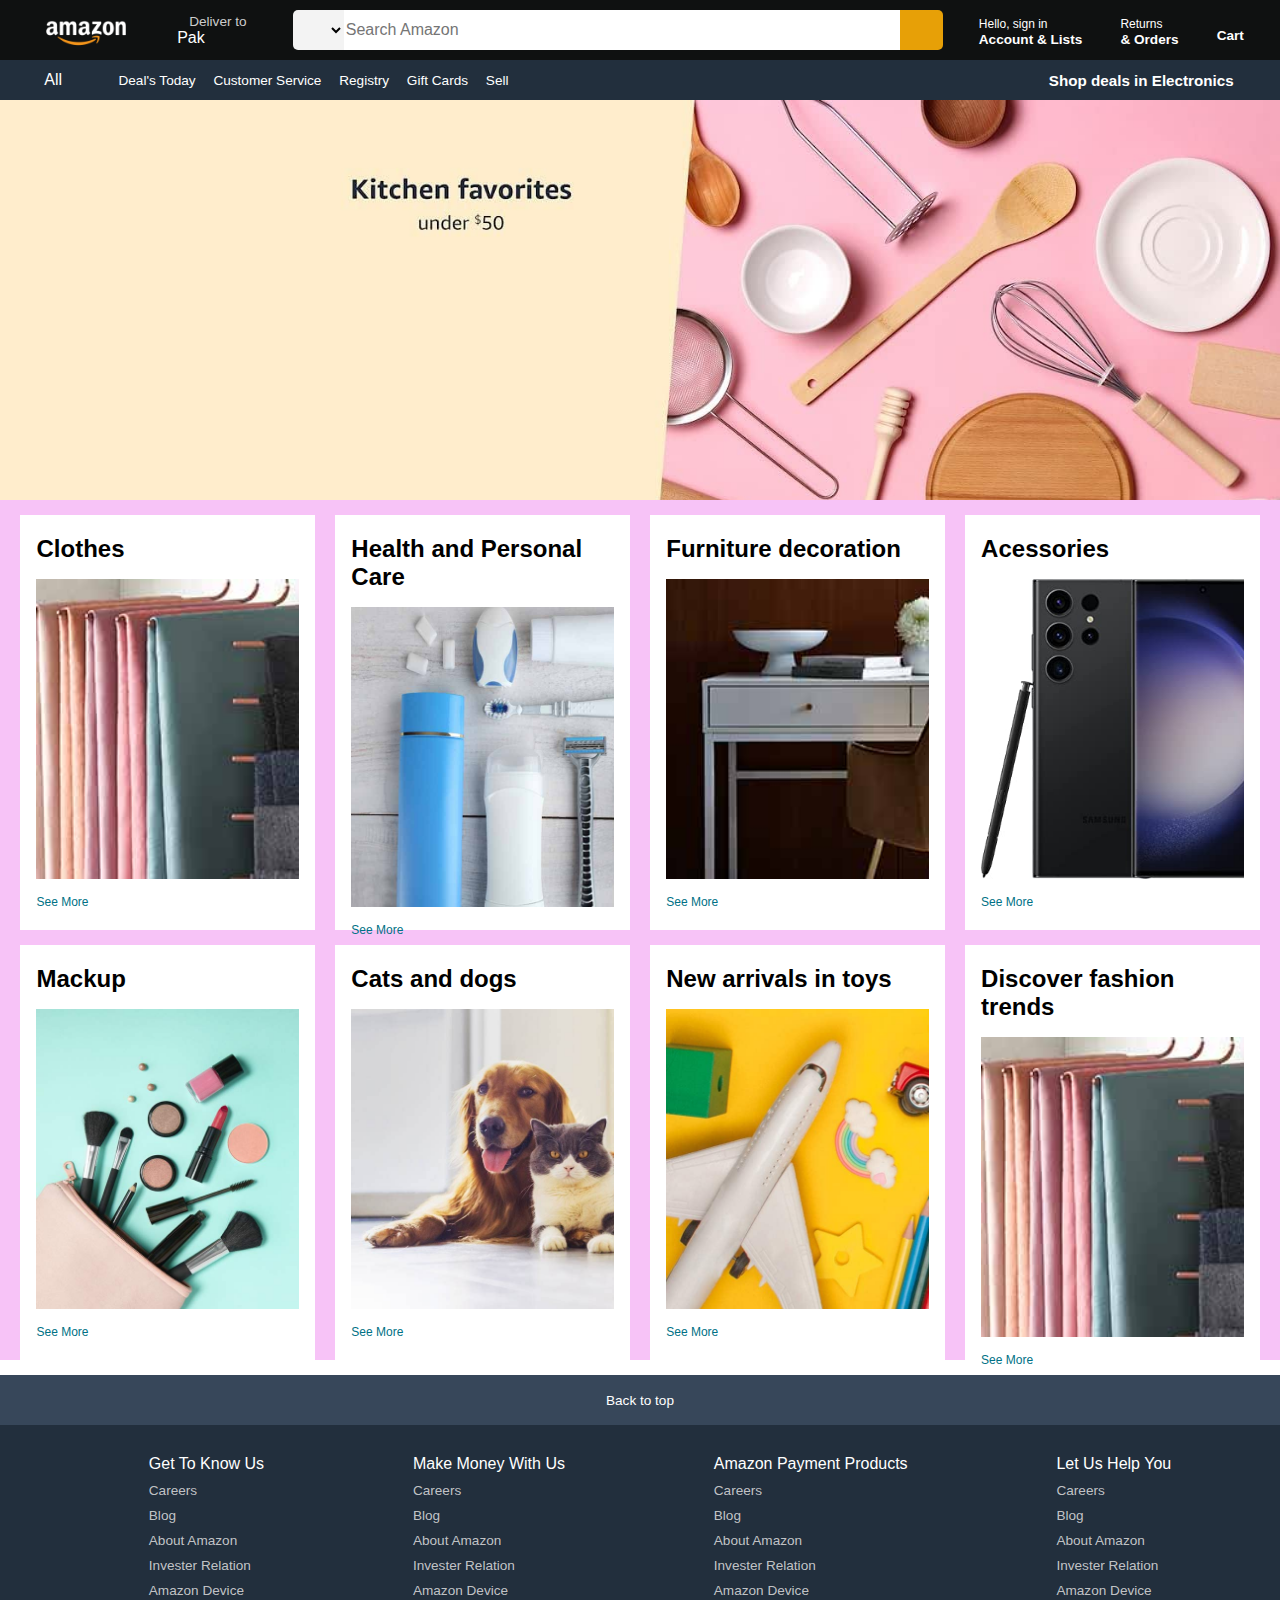
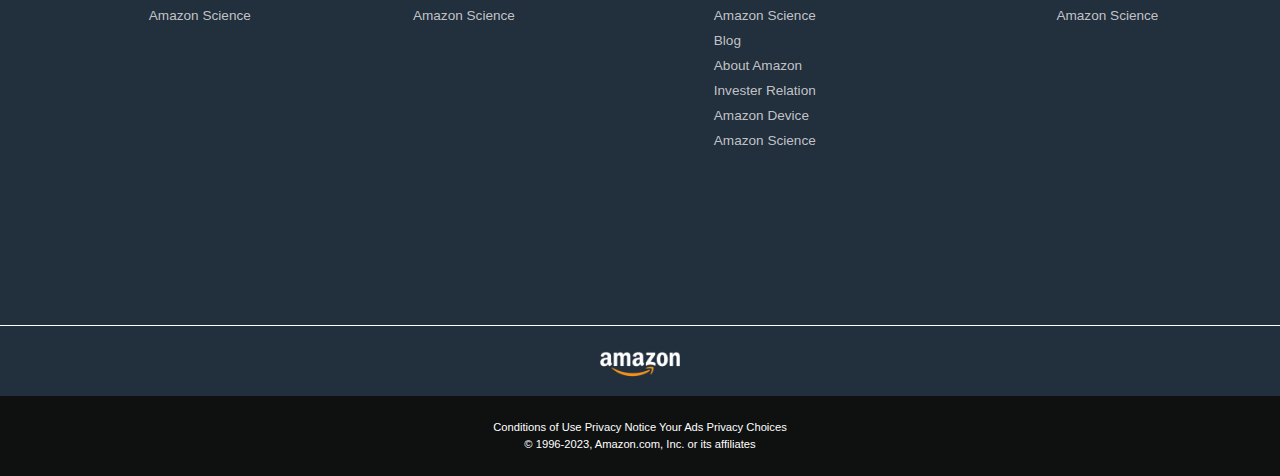
<file: amazon.html>
<!DOCTYPE html>
<html lang="en">
<head>
    <meta charset="UTF-8">
    <meta http-equiv="X-UA-Compatible" content="IE=edge">
    <meta name="viewport" content="width=device-width, initial-scale=1.0">
    <title>Amazon Clone</title>
    <link rel="stylesheet" href="https://cdnjs.cloudflare.com/ajax/libs/font-awesome/6.4.0/css/all.min.css" integrity="sha512-iecdLmaskl7CVkqkXNQ/ZH/XLlvWZOJyj7Yy7tcenmpD1ypASozpmT/E0iPtmFIB46ZmdtAc9eNBvH0H/ZpiBw==" crossorigin="anonymous" referrerpolicy="no-referrer" />
    <link rel="stylesheet" href="Astyle.css">
</head>
<body>
    <header>
        <div class="navbar">
            <div class="nav-logo border">
                <div class="logo"></div>
            </div>
            <div class="nav-address border">
                <p class="add-first">Deliver to
                </p>
                <div class="add-icon">
                    <i class="fa-solid fa-location-dot"></i>
                    <p class="add-sec">Pak</p>
                </div>
            </div>
            <div class="nav-search">
                <select class="search-select"><p>
                    All
                </p>></select>
                <input placeholder="Search Amazon" class="search-input">
                <div class="search-icon">
                    <i class="fa-solid fa-magnifying-glass"></i>
                </div>
            </div>
            <div class="nav-signin border">
                
                <p>
                    <span>Hello, sign in</span>
                </p>
                <p class="nav-second">Account & Lists</p>
            </div>
            <div class="nav-returns border">
                <p>
                    <span>Returns</span>
                </p>
                <p class="nav-second">& Orders</p>
            </div>
            <div class="nav-cart border">
                <i class="fa-solid fa-cart-arrow-down"></i>
                Cart
            </div>
        </div>
        <div class="panel">
            <div class="nav-all">
                <i class="fa-solid fa-bars"></i>
                All
            </div>
            <div class="panel-ops">
                <p class="border">Deal's Today</p>
                <p class="border">Customer Service</p>
                <p class="border">Registry</p>
                <p class="border">Gift Cards</p>
                <p class="border">Sell</p>
            </div>
            <div class="panel-deals border">
                Shop deals in Electronics
            </div>
        </div>
    </header>
    <div class="hero-section">
        <div class="hero-msg"></div>
    </div>

    <div class="shop-sec">
        <div class="box1 box">
            <div class="box-content">
                <h2>Clothes</h2>
                <div class="box-img " style="background-image: url(box1_image.jpg);"></div>
                <p>See More</p>
            </div>
        </div>
        <div class="box2 box">
            <div class="box-content">
                <h2>Health and Personal Care</h2>
                <div class="box-img " style="background-image: url(box2_image.jpg);"></div>
                <p>See More</p>
            </div>
        </div>
        <div class="box3 box">
            <div class="box-content">
                <h2>Furniture decoration</h2>
                <div class="box-img " style="background-image: url(box3_image.jpg);"></div>
                <p>See More</p>
            </div>
        </div>
        <div class="box4 box">
            <div class="box-content">
                <h2>Acessories</h2>
                <div class="box-img " style="background-image: url(box4_image.jpg);"></div>
                <p>See More</p>
            </div>
        </div>
        <div class="box5 box">
            <div class="box-content">
                <h2>Mackup</h2>
                <div class="box-img " style="background-image: url(box5_image.jpg);"></div>
                <p>See More</p>
            </div>
        </div>
        <div class="box6 box">
            <div class="box-content">
                <h2>Cats and dogs</h2>
                <div class="box-img " style="background-image: url(box6_image.jpg);"></div>
                <p>See More</p>
            </div>
        </div>
        <div class="box7 box">
            <div class="box-content">
                <h2>New arrivals in toys</h2>
                <div class="box-img " style="background-image: url(box7_image.jpg);"></div>
                <p>See More</p>
            </div>
        </div>
        <div class="box8 box">
            <div class="box-content">
                <h2>Discover fashion trends</h2>
                <div class="box-img " style="background-image: url(box1_image.jpg);"></div>
                <p>See More</p>
            </div>
        </div>
    </div>
    <footer>
        <div class="foot-panel1">
            <a>Back to top</a>
        </div>
        <div class="foot-panel2">
            <ul>
                <p>Get To Know Us</p>
                <a>Careers</a>
                <a>Blog</a>
                <a>About Amazon</a>
                <a>Invester Relation</a>
                <a>Amazon Device</a>
                <a>Amazon Science</a>
            </ul>
            <ul>
                <p>Make Money With Us</p>
                <a>Careers</a>
                <a>Blog</a>
                <a>About Amazon</a>
                <a>Invester Relation</a>
                <a>Amazon Device</a>
                <a>Amazon Science</a>
            </ul>
            <ul>
                <p>Amazon Payment Products</p>
                <a>Careers</a>
                <a>Blog</a>
                <a>About Amazon</a>
                <a>Invester Relation</a>
                <a>Amazon Device</a>
                <a>Amazon Science</a>
                <a>Blog</a>
                <a>About Amazon</a>
                <a>Invester Relation</a>
                <a>Amazon Device</a>
                <a>Amazon Science</a>
            </ul>
            <ul>
                <p>Let Us Help You</p>
                <a>Careers</a>
                <a>Blog</a>
                <a>About Amazon</a>
                <a>Invester Relation</a>
                <a>Amazon Device</a>
                <a>Amazon Science</a>
            </ul>
        </div>
        <div class="foot-panel3">
            <div class="logo"></div>
        </div>
        <div class="foot-panel4">
            <div class="pages">
                <a>Conditions of Use</a>
                <a>Privacy Notice</a>
                <a>Your Ads Privacy Choices</a>
            </div>
            <div class="copyright">
                © 1996-2023, Amazon.com, Inc. or its affiliates
            </div>
        </div>
    </footer>
</body>
</html>
</file>
<file: Astyle.css>
* {
    margin: 0;
    font-family: 'Segoe UI', Tahoma, Geneva, Verdana, sans-serif;
    border: border-box;
}

/* Navigation bar desinging  */
.navbar {
    height: 60px;
    background-color: #0f1111;
    color: white;
    display: flex;
    align-items: center;
    justify-content: space-evenly;
}
.nav-logo {
    height: 50px;
    width: 100px;
}
.logo {
    
    background-image: url(amazon_logo.png);
    background-size: cover;
    height: 50px;
    width: 100px;
}

.border {
    border: 2px solid transparent;
}

.border:hover {
    border: 2px solid white;
}
/* 2nd bloack */

.add-first {
    color: #cccccc;
    font-size: 0.85rem;
    margin-left: 15px;
}
.add-sec {
    font-size: 1rem;
    margin-left: 3px;
}
.add-icon {
    display: flex;
    align-items: center;
}

/* 3rd block */
.nav-search {
    display: flex;
    justify-content: space-evenly;
    margin-left: 10px;
    height: 40px;
    width: 650px;
    border-radius: 5px;
}

.nav-search:hover {
    border: 2px solid orange;
}

.search-select {
    border-top-left-radius: 5px;
    border-bottom-left-radius: 5px;
    background-color: #f3f3f3;
    width: 60px;
    text-align: center;
    color: black;
    border: none;

}

.search-input {
    width: 100%;
    font-size: 1rem;
    border: none;
}

.search-icon {
    width: 50px;
    display: flex;
    justify-content: center;
    align-items: center;
    font-size: 1.2rem;
    background-color: rgb(231, 160, 7);
    border-top-right-radius: 5px;
    border-bottom-right-radius: 5px;
    color: black;
}

/* 5block */
span {
    font-size: 0.75rem;
}

.nav-second {
    font-size: 0.85rem;
    font-weight: 700;
}
/* box 6 */

.nav-cart i {
    font-size: 30px;
}

.nav-cart {
    font-size: 0.85rem;
    font-weight: 700;
}

/* Panel */
.panel {
    height: 40px;
    background-color: #222f3d;
    display: flex;
    align-items: center;
    color: white;
    justify-content: space-evenly;
}

.panel-ops p {
    display: inline;
    margin-left: 10px;
}

.panel-ops {
    width: 70%;
    font-size: 0.85rem;
}

.panel-deals {
    font-size: 0.95rem;
    font-weight: 700;
}
/* hero section */
.hero-section {
    height: 400px;
    background-image: url(hero.jpg);
    background-size: cover;
}

/* Shopping Area */

.shop-sec {
    display: flex;
    flex-wrap: wrap;
    justify-content: space-evenly;
    background-color: #f7c3f7;
}
.box {
    /* border: 1px solid black; */
    height: 380px;
    width: 23%;
    background-color: white;
    padding: 20px 0px 15px;
    margin-top: 15px;
}

.box-img {
    height: 300px;
    background-size: cover;
    margin-top: 1rem;
    margin-bottom: 1rem;
}

.box-content {
    margin-left: 1rem;
    margin-right: 1rem;
}

.box-content p {
    font-size: 0.75rem;
    color: #007185;
}

/* Footer */
footer {
    margin-top: 15px;
}
.foot-panel1 {
    color: white;
    background-color: #37475a;
    height: 50px;
    display: flex;
    justify-content: center;
    align-items: center;
    font-size: 0.85rem;
}

.foot-panel2 {
    background-color: #222f3d;
    height: 500px;
    color: white;
    display: flex;
    justify-content: space-evenly;
}

ul {
    margin-top: 30px;
}

ul a {
    display: block;
    font-size: 0.85rem;
    margin-top: 10px;
    color: #dddddddd;
}

.foot-panel3 {
    background-color: #222f3d;
    color: white;
    border-top: 0.5px solid white;
    height: 70px;
    display: flex;
    justify-content: center;
    align-items: center;
}

.foot-panel4 {
    background-color: #0f1111;
    color: white;
    height: 80px;
    font-size: 0.7rem;
    text-align: center;
}

.pages {
    padding-top: 25px;
    
}

.copyright {
    padding-top: 5px;
}
</file>
